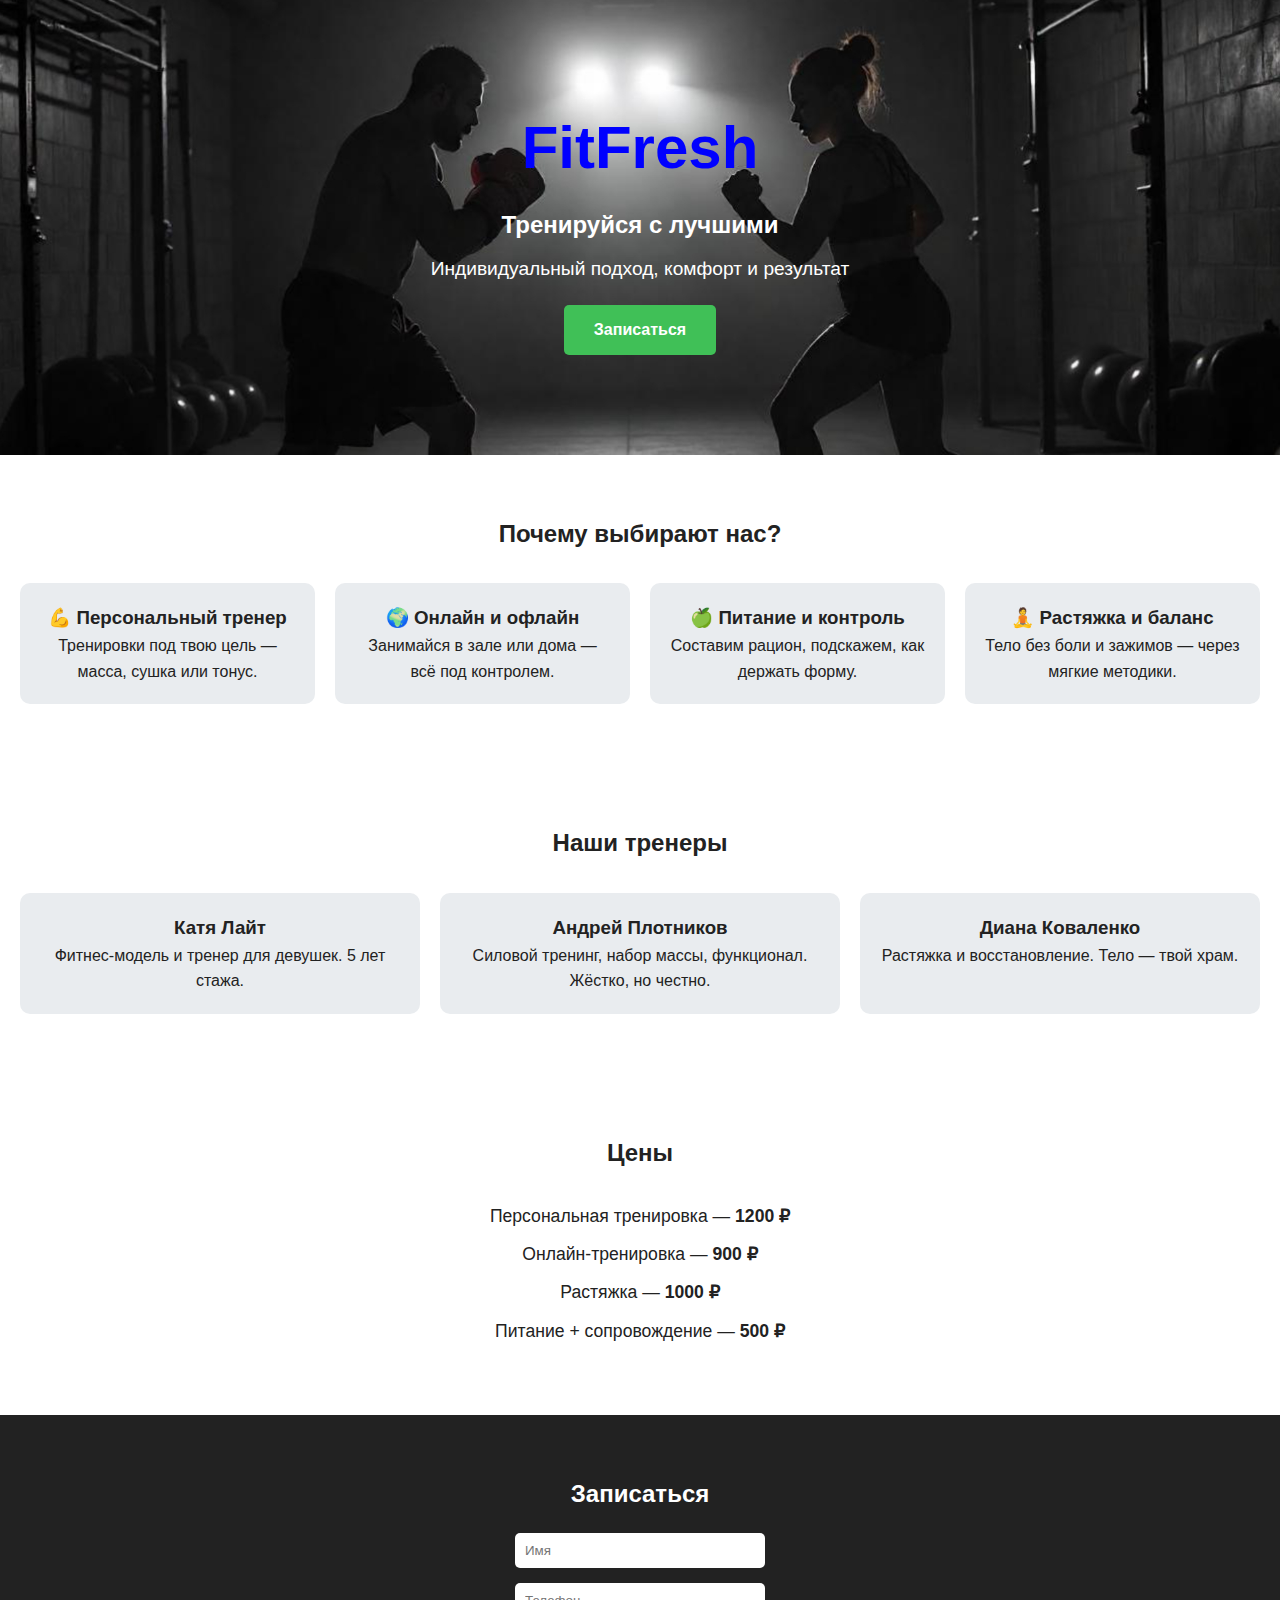
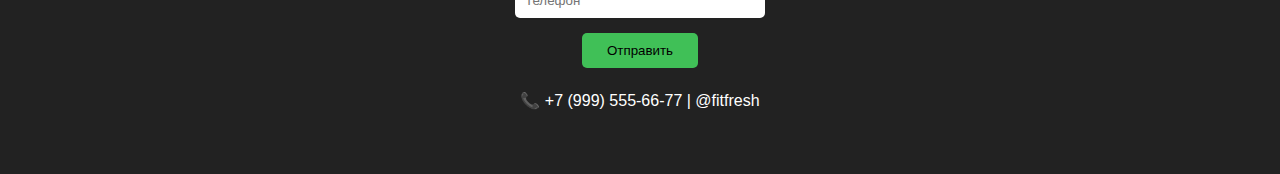
<file: index.html>
<!DOCTYPE html>
<html lang="ru">
<head>
<meta charset="UTF-8">
<meta name="viewport" content="width=device-width, initial-scale=1.0">
<title>FitFresh</title>
<link rel="stylesheet" href="фитсен.css">
</head>
<body>

<section class="hero">
<h1>FitFresh</h1>
<h2>Тренируйся с лучшими</h2>
<p>Индивидуальный подход, комфорт и результат</p>
<a href="#form" class="cta">Записаться</a>
</section>

<section class="features">
<h2>Почему выбирают нас?</h2>
<div class="grid">
<div>
<h3>💪 Персональный тренер</h3>
<p>Тренировки под твою цель — масса, сушка или тонус.</p>
</div>
<div>
<h3>🌍 Онлайн и офлайн</h3>
<p>Занимайся в зале или дома — всё под контролем.</p>
</div>
<div>
<h3>🍏 Питание и контроль</h3>
<p>Составим рацион, подскажем, как держать форму.</p>
</div>
<div>
<h3>🧘 Растяжка и баланс</h3>
<p>Тело без боли и зажимов — через мягкие методики.</p>
</div>
</div>
</section>

<section class="trainers">
<h2>Наши тренеры</h2>
<div class="grid">
<div>
<h3>Катя Лайт</h3>
<p>Фитнес-модель и тренер для девушек. 5 лет стажа.</p>
</div>
<div>
<h3>Андрей Плотников</h3>
<p>Силовой тренинг, набор массы, функционал. Жёстко, но честно.</p>
</div>
<div>
<h3>Диана Коваленко</h3>
<p>Растяжка и восстановление. Тело — твой храм.</p>
</div>
</div>
</section>

<section class="prices">
<h2>Цены</h2>
<ul>
<li>Персональная тренировка — <strong>1200 ₽</strong></li>
<li>Онлайн-тренировка — <strong>900 ₽</strong></li>
<li>Растяжка — <strong>1000 ₽</strong></li>
<li>Питание + сопровождение — <strong>500 ₽</strong></li>
</ul>
</section>

<section class="contact" id="form">
<h2>Записаться</h2>
<form>
<input type="text" placeholder="Имя">
<input type="tel" placeholder="Телефон">
<button type="submit">Отправить</button>
</form>
<p>📞 +7 (999) 555-66-77 | @fitfresh</p>
</section>

</body>
</html>
</file>
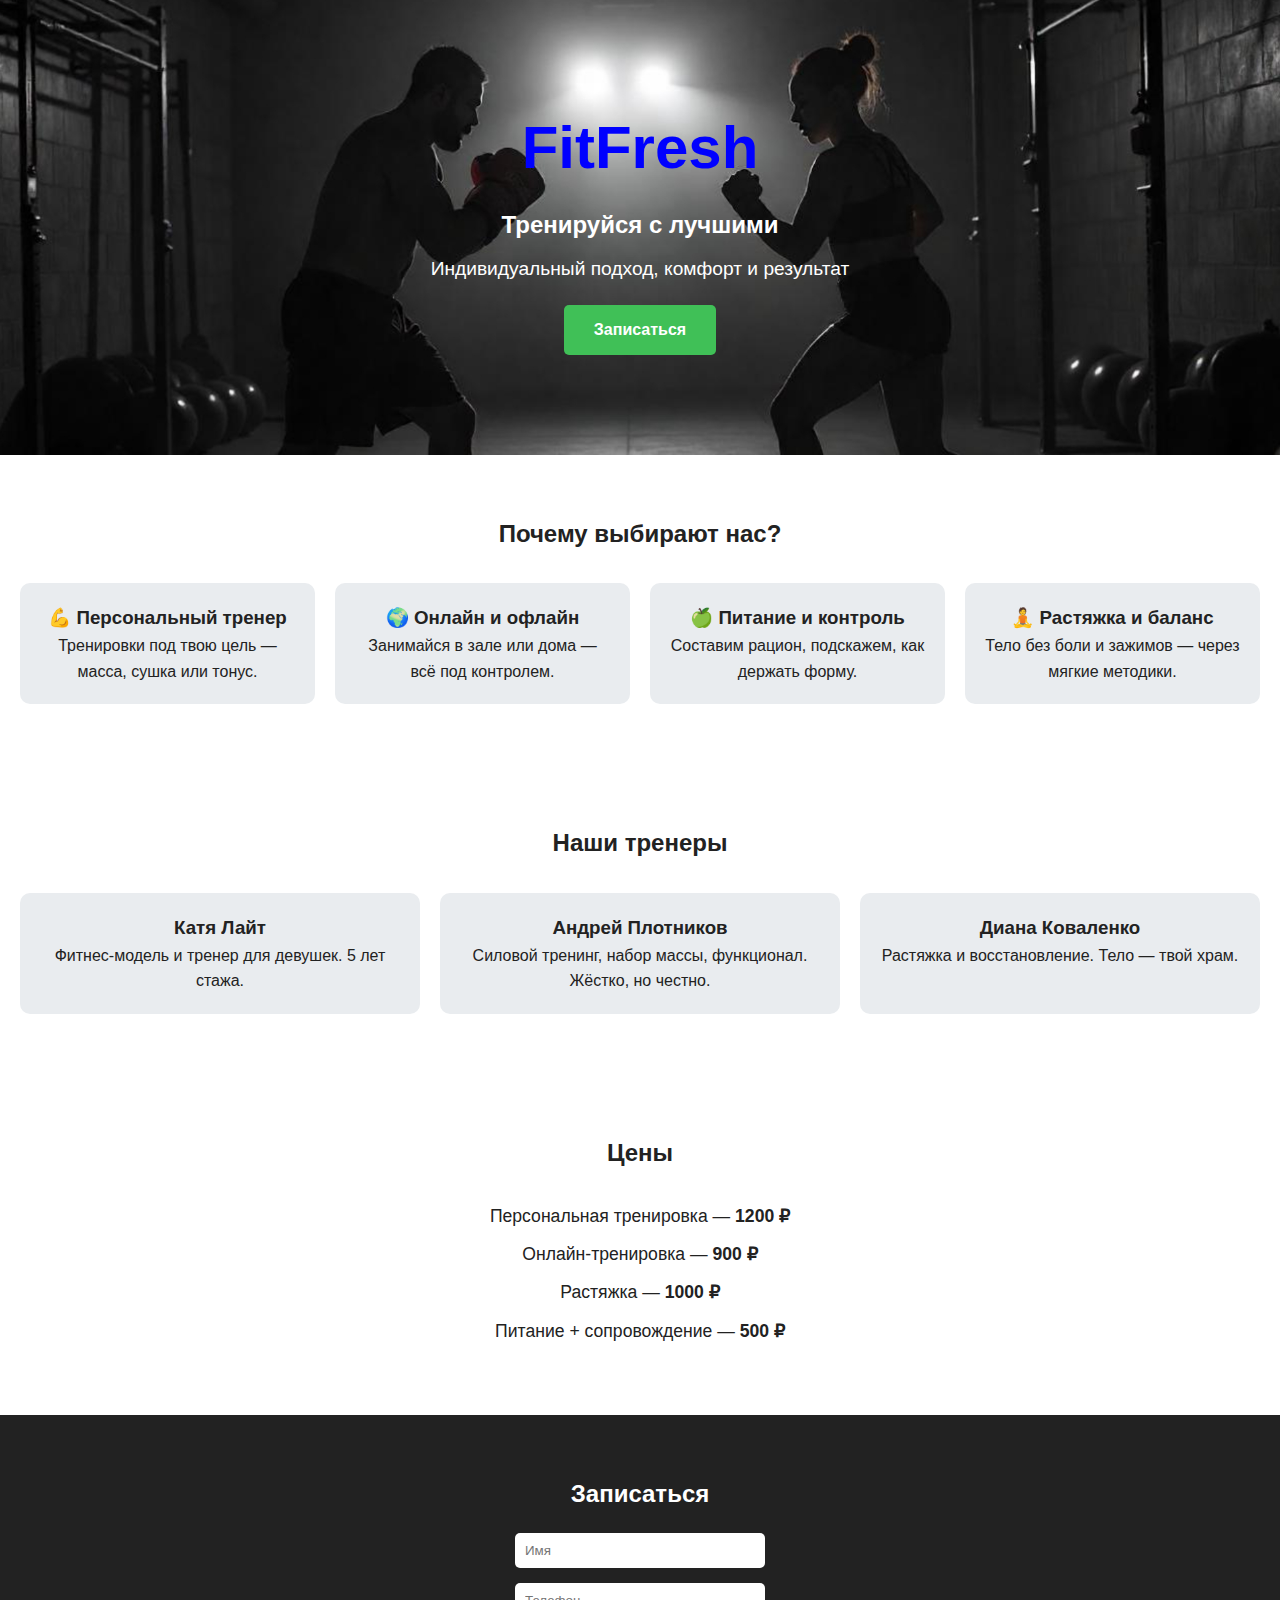
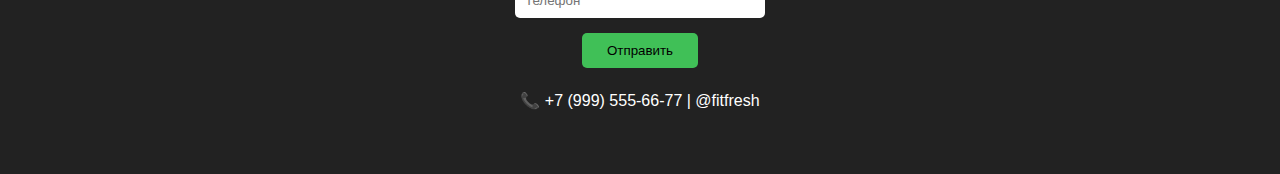
<file: фитнес.html>
<!DOCTYPE html>
<html lang="ru">
<head>
<meta charset="UTF-8">
<meta name="viewport" content="width=device-width, initial-scale=1.0">
<title>FitFresh</title>
<link rel="stylesheet" href="фитсен.css">
</head>
<body>

<section class="hero">
<h1>FitFresh</h1>
<h2>Тренируйся с лучшими</h2>
<p>Индивидуальный подход, комфорт и результат</p>
<a href="#form" class="cta">Записаться</a>
</section>

<section class="features">
<h2>Почему выбирают нас?</h2>
<div class="grid">
<div>
<h3>💪 Персональный тренер</h3>
<p>Тренировки под твою цель — масса, сушка или тонус.</p>
</div>
<div>
<h3>🌍 Онлайн и офлайн</h3>
<p>Занимайся в зале или дома — всё под контролем.</p>
</div>
<div>
<h3>🍏 Питание и контроль</h3>
<p>Составим рацион, подскажем, как держать форму.</p>
</div>
<div>
<h3>🧘 Растяжка и баланс</h3>
<p>Тело без боли и зажимов — через мягкие методики.</p>
</div>
</div>
</section>

<section class="trainers">
<h2>Наши тренеры</h2>
<div class="grid">
<div>
<h3>Катя Лайт</h3>
<p>Фитнес-модель и тренер для девушек. 5 лет стажа.</p>
</div>
<div>
<h3>Андрей Плотников</h3>
<p>Силовой тренинг, набор массы, функционал. Жёстко, но честно.</p>
</div>
<div>
<h3>Диана Коваленко</h3>
<p>Растяжка и восстановление. Тело — твой храм.</p>
</div>
</div>
</section>

<section class="prices">
<h2>Цены</h2>
<ul>
<li>Персональная тренировка — <strong>1200 ₽</strong></li>
<li>Онлайн-тренировка — <strong>900 ₽</strong></li>
<li>Растяжка — <strong>1000 ₽</strong></li>
<li>Питание + сопровождение — <strong>500 ₽</strong></li>
</ul>
</section>

<section class="contact" id="form">
<h2>Записаться</h2>
<form>
<input type="text" placeholder="Имя">
<input type="tel" placeholder="Телефон">
<button type="submit">Отправить</button>
</form>
<p>📞 +7 (999) 555-66-77 | @fitfresh</p>
</section>

</body>
</html>
</file>
<file: фитсен.css>
* {
margin: 0;
padding: 0;
box-sizing: border-box;
}
body {
font-family: 'Segoe UI', sans-serif;
background: #f2f2f2;
color: #222;
line-height: 1.6;
}
section {
padding: 60px 20px;
text-align: center;
}
.hero {
background: url('обложка.jpeg') center/cover no-repeat;
color: white;
padding: 100px 20px;
text-alighn: center;
}
.hero h1 {
font-size:60px;
margin-bottom: 10px;
color:blue
}
.hero h2 {
font-size: 24px;
margin-bottom: 10px;
}
.hero p {
font-size: 1.2em;
}
.cta {
display: inline-block;
margin-top: 20px;
padding: 12px 30px;
background: #40c057;
color: white;
border-radius: 5px;
text-decoration: none;
font-weight: bold;
}
.features, .trainers, .prices {
background: #fff;
}
.grid {
display: grid;
grid-template-columns: repeat(auto-fit, minmax(220px, 1fr));
gap: 20px;
margin-top: 30px;
}
.grid div {
background: #e9ecef;
padding: 20px;
border-radius: 10px;
}
.prices ul {
list-style: none;
margin-top: 30px;
}
.prices li {
margin: 10px 0;
font-size: 1.1em;
}
.contact {
background: #222;
color: white;
}
.contact form {
display: flex;
flex-direction: column;
align-items: center;
gap: 15px;
margin-top: 20px;
}
.contact input {
padding: 10px;
width: 250px;
border: none;
border-radius: 5px;
}
.contact button {
padding: 10px 25px;
background: #40c057;
color: black;
border: none;
border-radius: 5px;
cursor: pointer;
}
.contact p {
margin-top: 20px;
}
</file>
